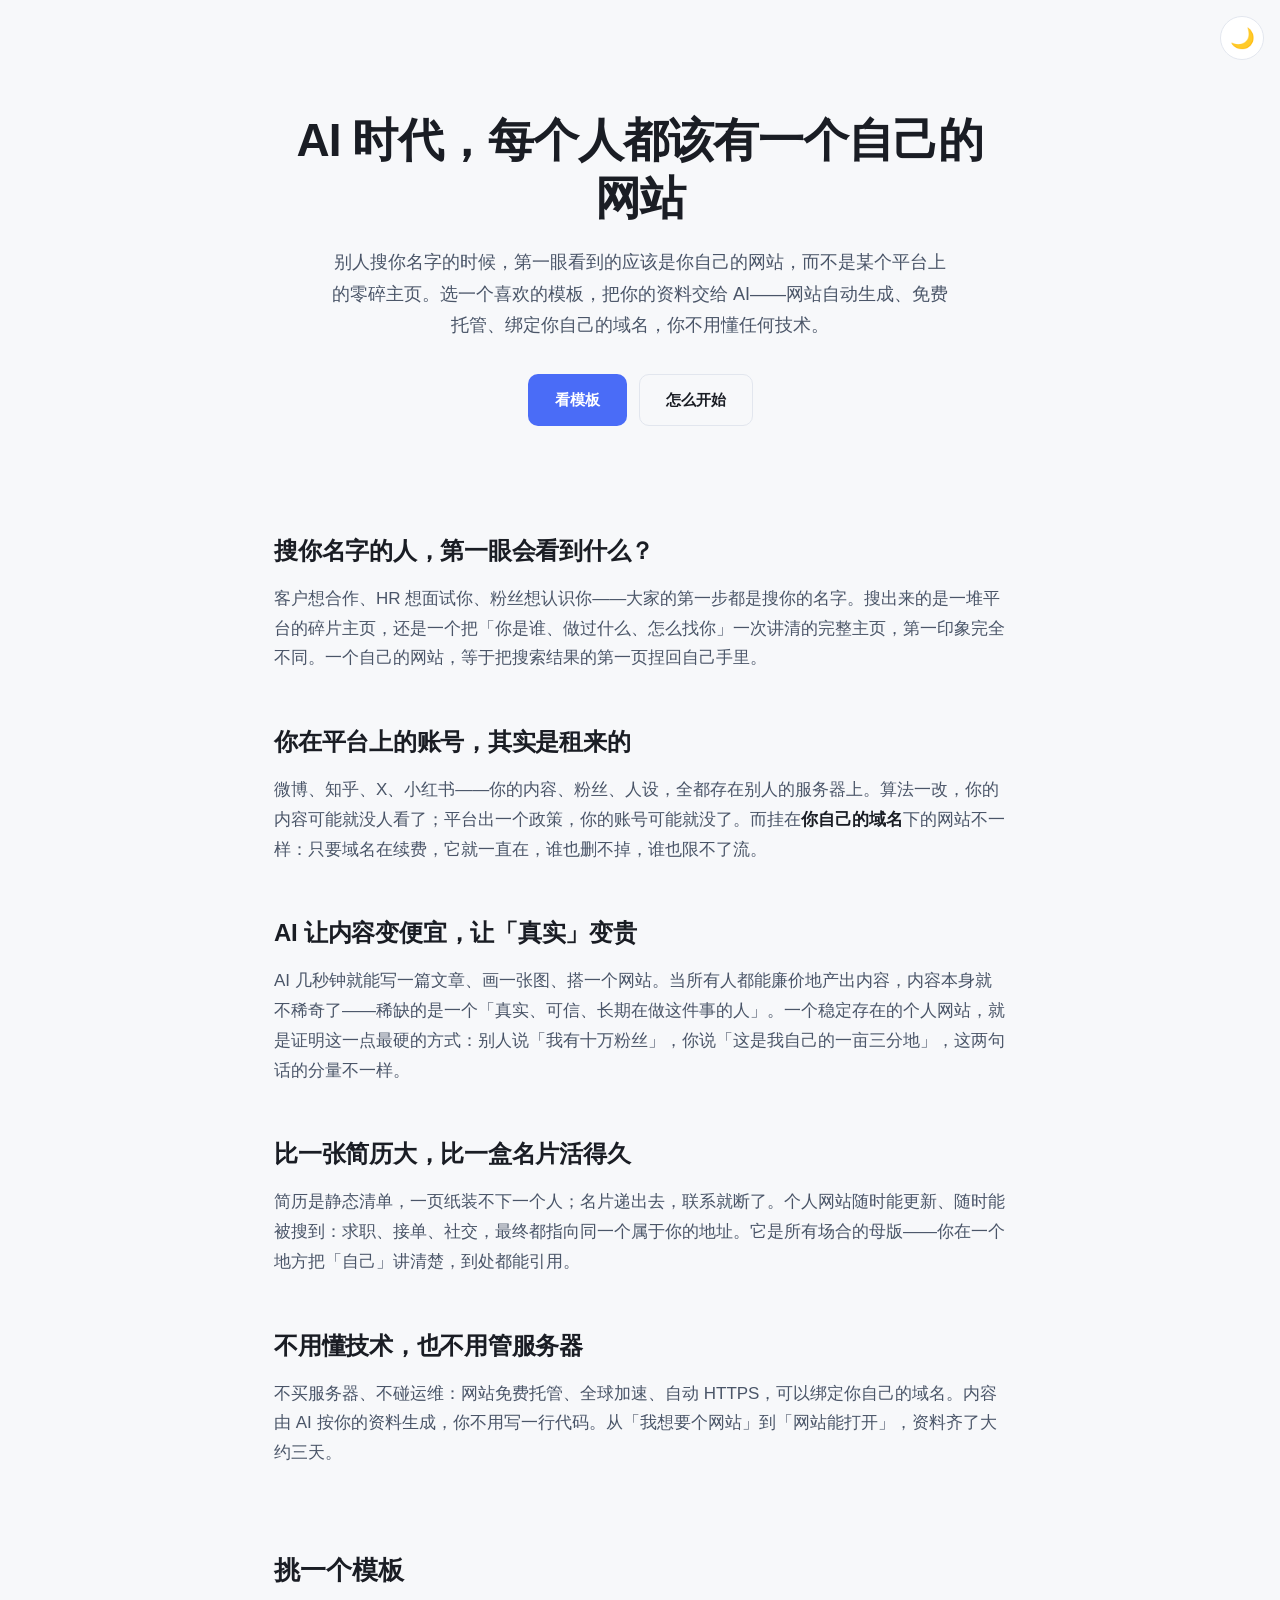
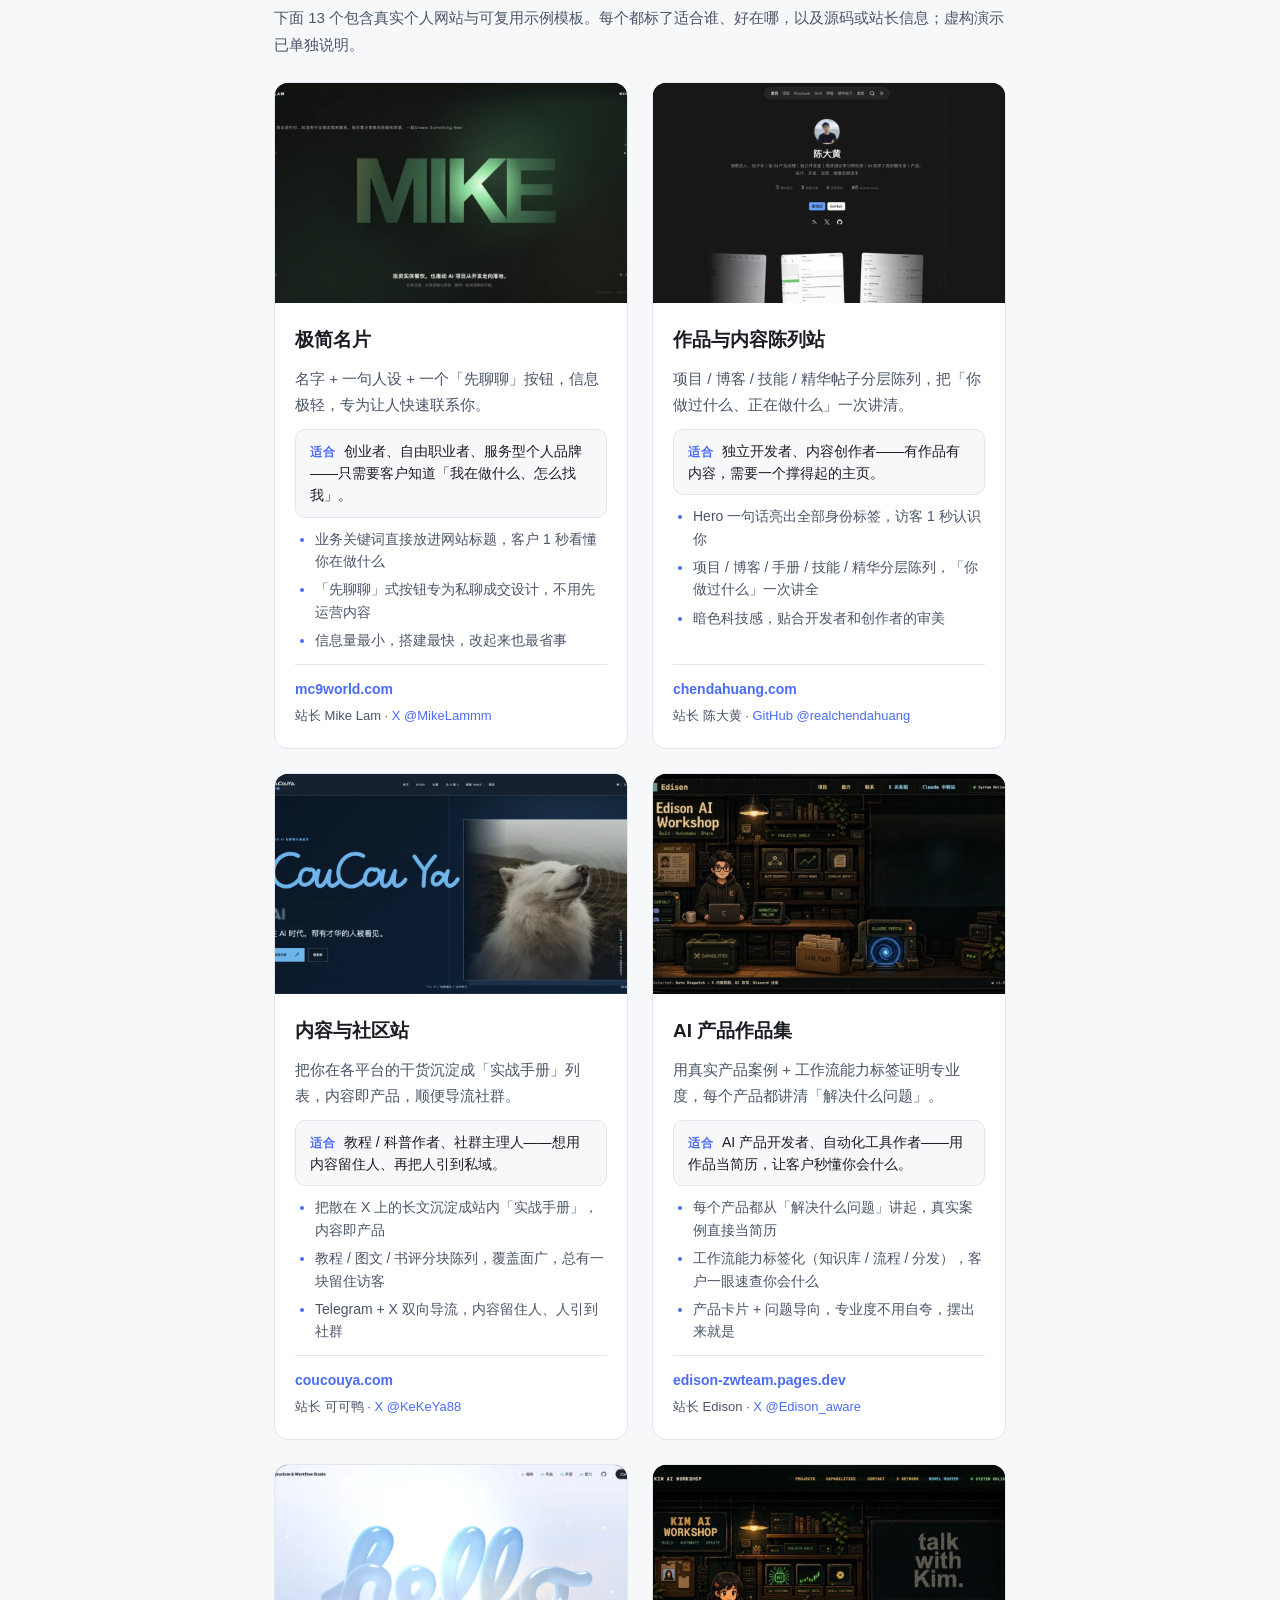
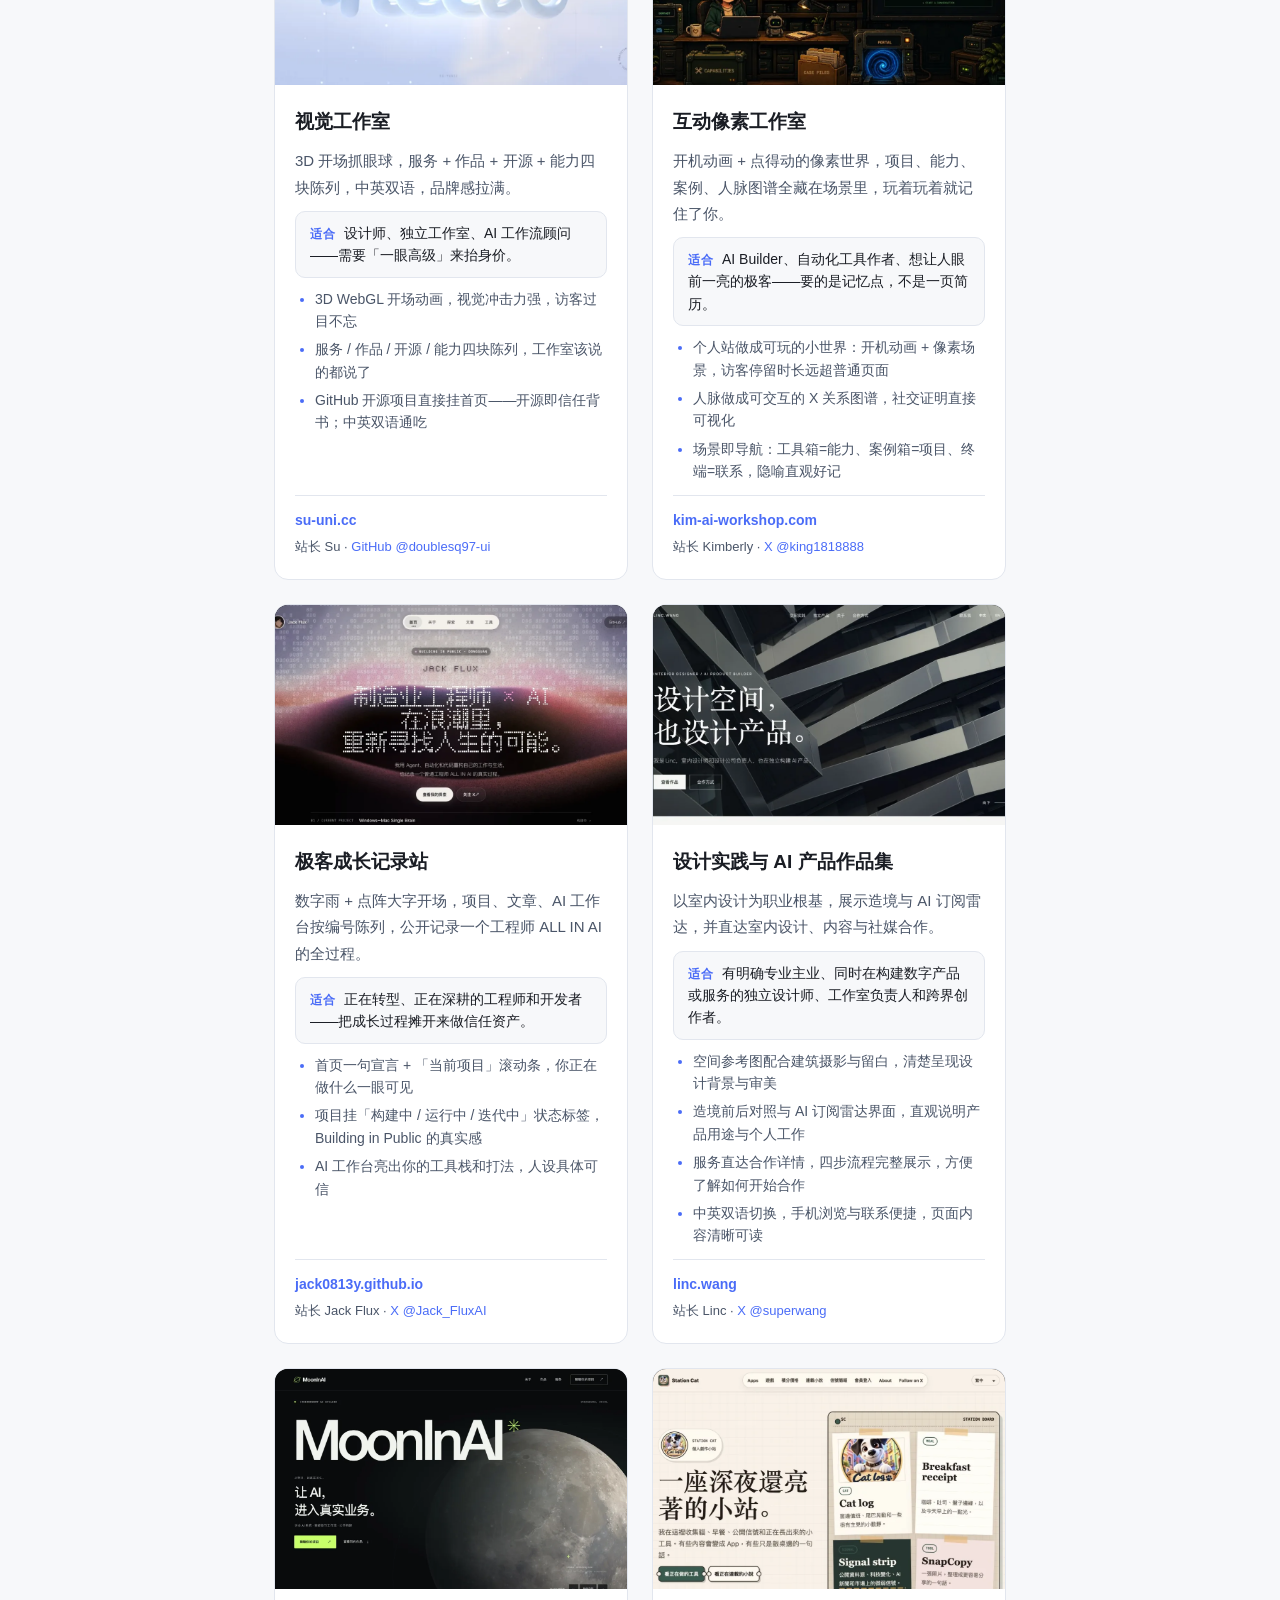
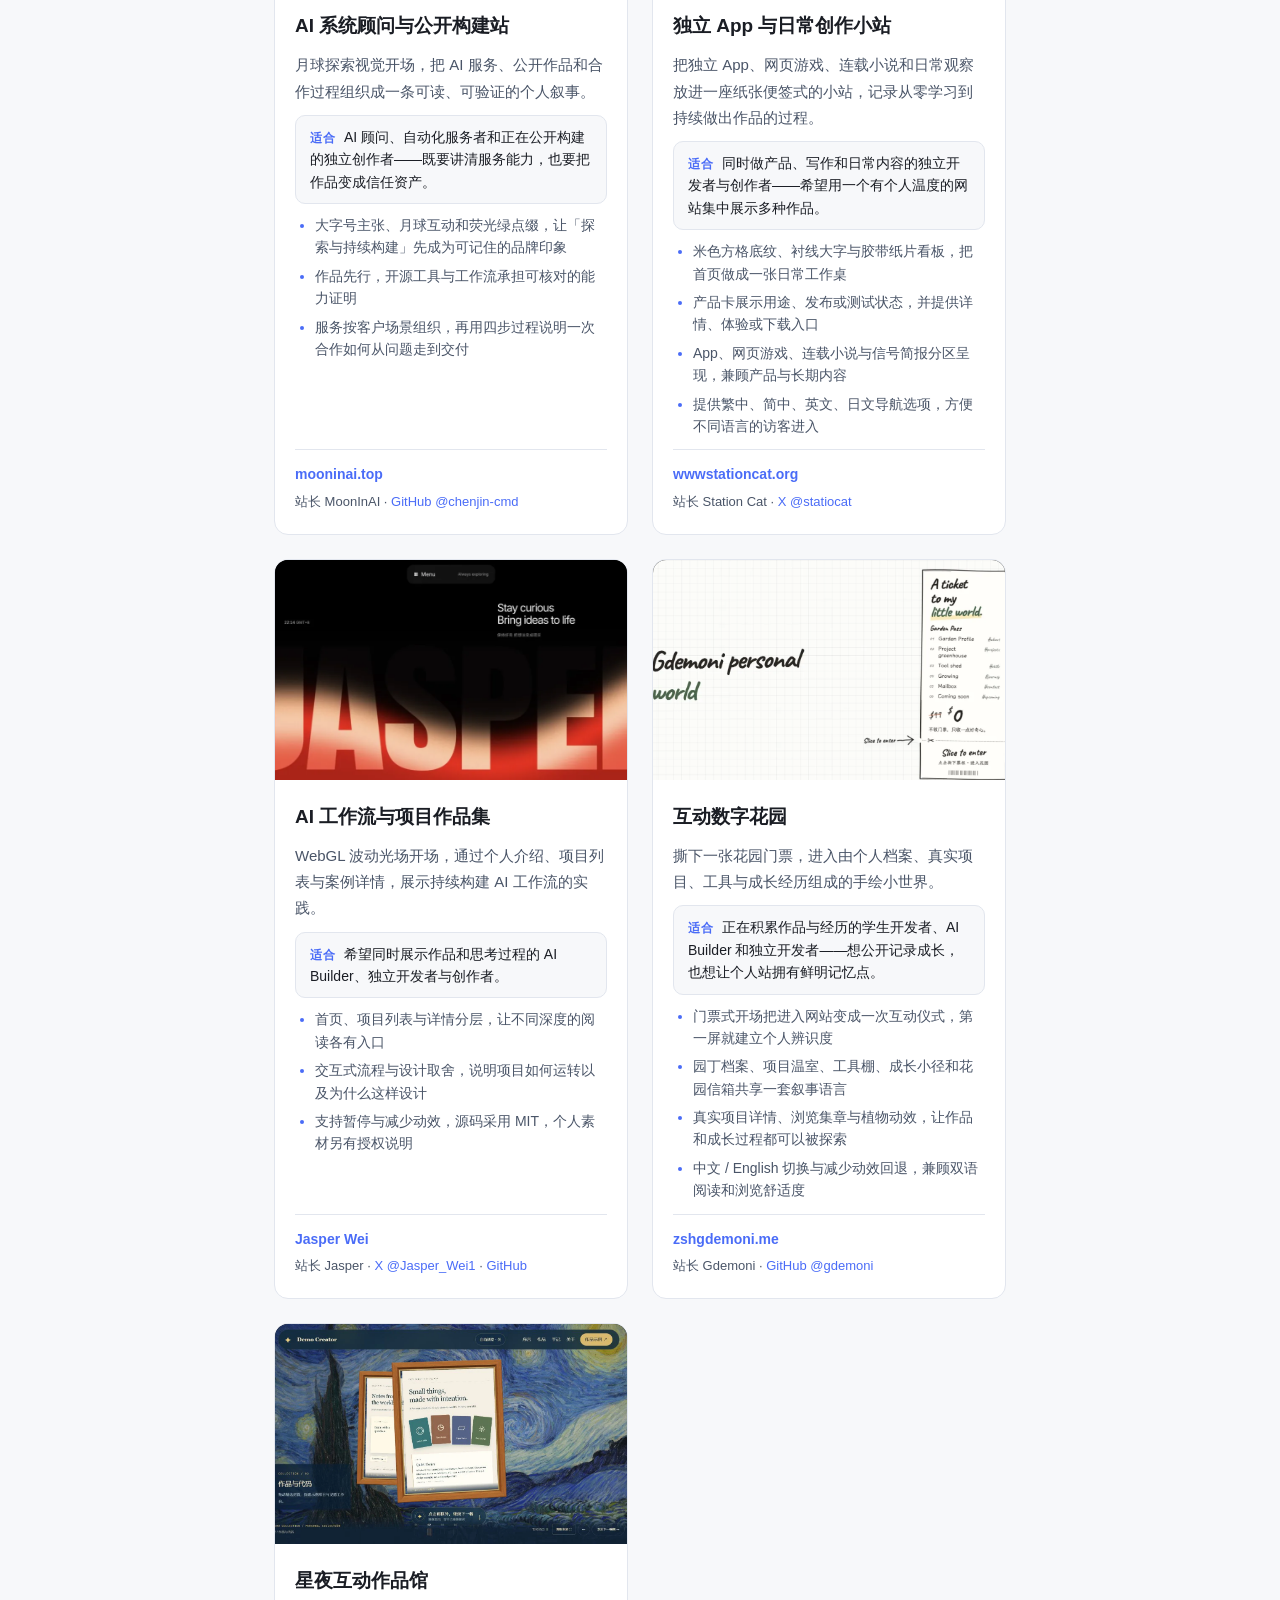
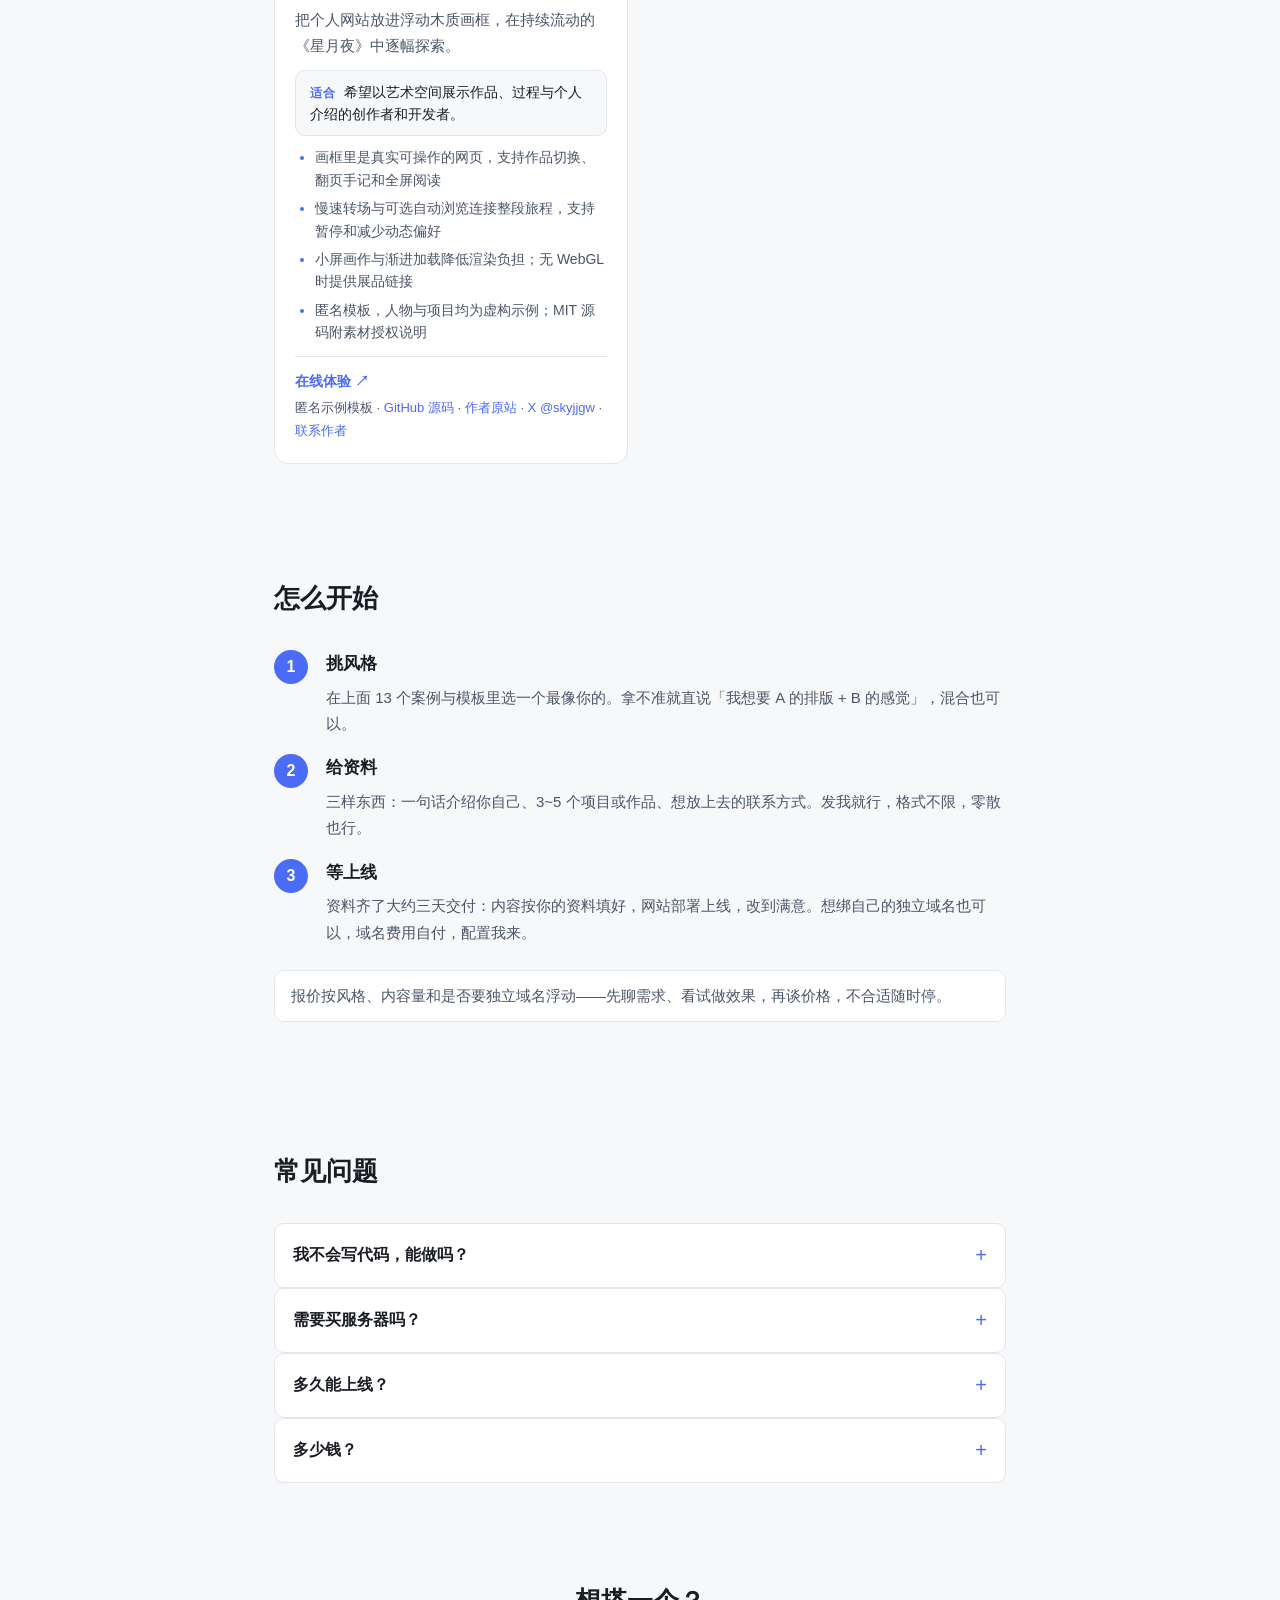
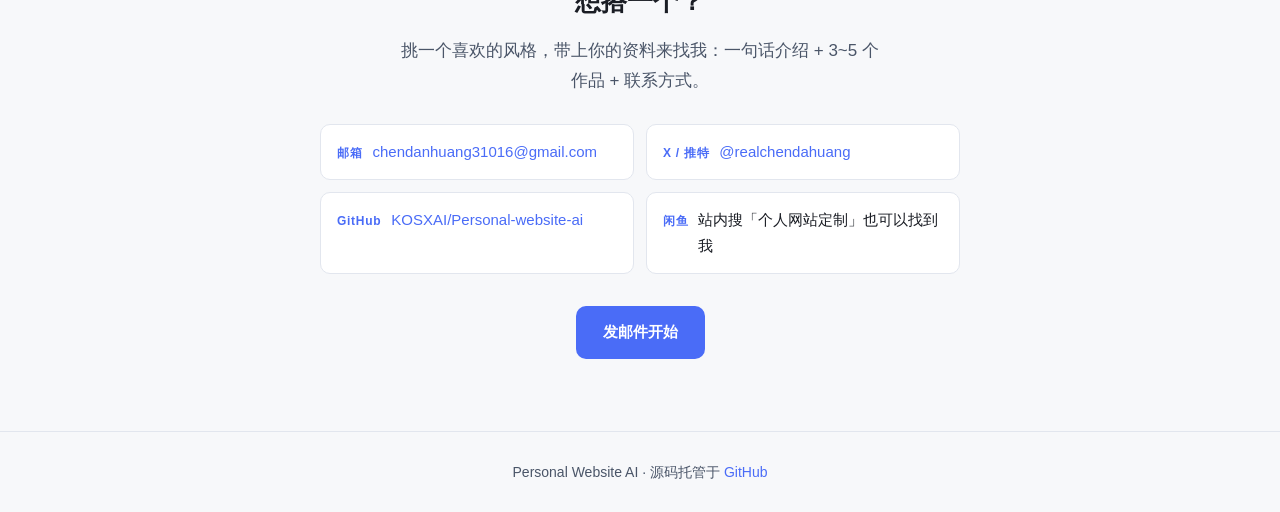
<file: site/index.html>
<!DOCTYPE html>
<html lang="zh-CN">
<head>
  <meta charset="UTF-8">
  <meta name="viewport" content="width=device-width, initial-scale=1.0">
  <title>Personal Website AI · 属于你自己的个人网站</title>
  <meta name="description" content="AI 时代，每个人都该有一个自己的网站。13 个在线案例与模板任选，把你的资料交给 AI，三天上线，绑定你自己的域名——不用懂任何技术。">
  <link rel="canonical" href="https://personal-website-ai.chendahuang.com/">
  <link rel="icon" href="favicon.svg" type="image/svg+xml">
  <link rel="icon" href="favicon.ico" sizes="any">
  <link rel="apple-touch-icon" href="apple-touch-icon.png">
  <meta name="theme-color" content="#0d0f14" media="(prefers-color-scheme: dark)">
  <meta name="theme-color" content="#f7f8fa" media="(prefers-color-scheme: light)">

  <meta property="og:type" content="website">
  <meta property="og:site_name" content="Personal Website AI">
  <meta property="og:title" content="AI 时代，每个人都该有一个自己的网站">
  <meta property="og:description" content="13 个在线案例与模板任选，资料齐了三天交付，免费托管、可绑定你自己的域名。">
  <meta property="og:image" content="https://personal-website-ai.chendahuang.com/og.png">
  <meta property="og:image:width" content="1200">
  <meta property="og:image:height" content="630">
  <meta property="og:url" content="https://personal-website-ai.chendahuang.com/">
  <meta property="og:locale" content="zh_CN">
  <meta name="twitter:card" content="summary_large_image">
  <meta name="twitter:title" content="AI 时代，每个人都该有一个自己的网站">
  <meta name="twitter:description" content="13 个在线案例与模板任选，资料齐了三天交付，免费托管、可绑定你自己的域名。">
  <meta name="twitter:image" content="https://personal-website-ai.chendahuang.com/og.png">

  <script type="application/ld+json">
  {
    "@context": "https://schema.org",
    "@type": "Service",
    "name": "Personal Website AI",
    "description": "AI 辅助的个人官网定制：选模板、交资料、三天交付，免费托管并可绑定独立域名。",
    "url": "https://personal-website-ai.chendahuang.com/",
    "areaServed": "CN",
    "serviceType": "个人网站搭建",
    "offers": {
      "@type": "Offer",
      "availability": "https://schema.org/InStock",
      "priceCurrency": "CNY",
      "url": "https://personal-website-ai.chendahuang.com/"
    }
  }
  </script>

  <script>
    (function () {
      var saved = localStorage.getItem('theme');
      var dark = saved ? saved === 'dark' : window.matchMedia('(prefers-color-scheme: dark)').matches;
      document.documentElement.setAttribute('data-theme', dark ? 'dark' : 'light');
    })();
  </script>
  <link rel="stylesheet" href="style.css?v=2">
</head>
<body>
  <button class="theme-toggle" id="themeToggle" aria-label="切换深色与浅色模式">🌙</button>

  <header class="hero">
    <div class="wrap">
      <h1>AI 时代，每个人都该有一个自己的网站</h1>
      <p>别人搜你名字的时候，第一眼看到的应该是你自己的网站，而不是某个平台上的零碎主页。选一个喜欢的模板，把你的资料交给 AI——网站自动生成、免费托管、绑定你自己的域名，你不用懂任何技术。</p>
      <div class="cta">
        <a class="btn btn-primary" href="#templates">看模板</a>
        <a class="btn btn-ghost" href="#start">怎么开始</a>
      </div>
    </div>
  </header>

  <main class="wrap">
    <section id="why" class="prose">
      <h2>搜你名字的人，第一眼会看到什么？</h2>
      <p>客户想合作、HR 想面试你、粉丝想认识你——大家的第一步都是搜你的名字。搜出来的是一堆平台的碎片主页，还是一个把「你是谁、做过什么、怎么找你」一次讲清的完整主页，第一印象完全不同。一个自己的网站，等于把搜索结果的第一页捏回自己手里。</p>

      <h2>你在平台上的账号，其实是租来的</h2>
      <p>微博、知乎、X、小红书——你的内容、粉丝、人设，全都存在别人的服务器上。算法一改，你的内容可能就没人看了；平台出一个政策，你的账号可能就没了。而挂在<strong>你自己的域名</strong>下的网站不一样：只要域名在续费，它就一直在，谁也删不掉，谁也限不了流。</p>

      <h2>AI 让内容变便宜，让「真实」变贵</h2>
      <p>AI 几秒钟就能写一篇文章、画一张图、搭一个网站。当所有人都能廉价地产出内容，内容本身就不稀奇了——稀缺的是一个「真实、可信、长期在做这件事的人」。一个稳定存在的个人网站，就是证明这一点最硬的方式：别人说「我有十万粉丝」，你说「这是我自己的一亩三分地」，这两句话的分量不一样。</p>

      <h2>比一张简历大，比一盒名片活得久</h2>
      <p>简历是静态清单，一页纸装不下一个人；名片递出去，联系就断了。个人网站随时能更新、随时能被搜到：求职、接单、社交，最终都指向同一个属于你的地址。它是所有场合的母版——你在一个地方把「自己」讲清楚，到处都能引用。</p>

      <h2>不用懂技术，也不用管服务器</h2>
      <p>不买服务器、不碰运维：网站免费托管、全球加速、自动 HTTPS，可以绑定你自己的域名。内容由 AI 按你的资料生成，你不用写一行代码。从「我想要个网站」到「网站能打开」，资料齐了大约三天。</p>
    </section>

    <section id="templates" class="section">
      <h2>挑一个模板</h2>
      <p class="section-sub">下面 13 个包含真实个人网站与可复用示例模板。每个都标了适合谁、好在哪，以及源码或站长信息；虚构演示已单独说明。</p>
      <div class="grid">
        <article class="card">
          <img src="assets/mc9world.com-home.webp" alt="极简名片风格预览：mc9world.com" loading="lazy" width="1100" height="583">
          <div class="card-body">
            <h3>极简名片</h3>
            <p class="card-desc">名字 + 一句人设 + 一个「先聊聊」按钮，信息极轻，专为让人快速联系你。</p>
            <p class="card-fit"><span class="fit-label">适合</span>创业者、自由职业者、服务型个人品牌——只需要客户知道「我在做什么、怎么找我」。</p>
            <ul class="card-points">
              <li>业务关键词直接放进网站标题，客户 1 秒看懂你在做什么</li>
              <li>「先聊聊」式按钮专为私聊成交设计，不用先运营内容</li>
              <li>信息量最小，搭建最快，改起来也最省事</li>
            </ul>
            <div class="card-links">
              <a class="site-link" href="https://mc9world.com" target="_blank" rel="noopener">mc9world.com</a>
              <span class="owner">站长 Mike Lam · <a href="https://x.com/MikeLammm" target="_blank" rel="noopener">X @MikeLammm</a></span>
            </div>
          </div>
        </article>

        <article class="card">
          <img src="assets/chendahuang.com-home.webp" alt="作品与内容陈列站预览：chendahuang.com" loading="lazy" width="1100" height="625">
          <div class="card-body">
            <h3>作品与内容陈列站</h3>
            <p class="card-desc">项目 / 博客 / 技能 / 精华帖子分层陈列，把「你做过什么、正在做什么」一次讲清。</p>
            <p class="card-fit"><span class="fit-label">适合</span>独立开发者、内容创作者——有作品有内容，需要一个撑得起的主页。</p>
            <ul class="card-points">
              <li>Hero 一句话亮出全部身份标签，访客 1 秒认识你</li>
              <li>项目 / 博客 / 手册 / 技能 / 精华分层陈列，「你做过什么」一次讲全</li>
              <li>暗色科技感，贴合开发者和创作者的审美</li>
            </ul>
            <div class="card-links">
              <a class="site-link" href="https://chendahuang.com" target="_blank" rel="noopener">chendahuang.com</a>
              <span class="owner">站长 陈大黄 · <a href="https://github.com/realchendahuang" target="_blank" rel="noopener">GitHub @realchendahuang</a></span>
            </div>
          </div>
        </article>

        <article class="card">
          <img src="assets/coucouya.com-home.webp" alt="内容与社区站预览：coucouya.com" loading="lazy" width="1100" height="583">
          <div class="card-body">
            <h3>内容与社区站</h3>
            <p class="card-desc">把你在各平台的干货沉淀成「实战手册」列表，内容即产品，顺便导流社群。</p>
            <p class="card-fit"><span class="fit-label">适合</span>教程 / 科普作者、社群主理人——想用内容留住人、再把人引到私域。</p>
            <ul class="card-points">
              <li>把散在 X 上的长文沉淀成站内「实战手册」，内容即产品</li>
              <li>教程 / 图文 / 书评分块陈列，覆盖面广，总有一块留住访客</li>
              <li>Telegram + X 双向导流，内容留住人、人引到社群</li>
            </ul>
            <div class="card-links">
              <a class="site-link" href="https://coucouya.com" target="_blank" rel="noopener">coucouya.com</a>
              <span class="owner">站长 可可鸭 · <a href="https://x.com/KeKeYa88" target="_blank" rel="noopener">X @KeKeYa88</a></span>
            </div>
          </div>
        </article>

        <article class="card">
          <img src="assets/edison-zwteam.pages.dev-home.webp" alt="AI 产品作品集预览：edison-zwteam.pages.dev" loading="lazy" width="1100" height="583">
          <div class="card-body">
            <h3>AI 产品作品集</h3>
            <p class="card-desc">用真实产品案例 + 工作流能力标签证明专业度，每个产品都讲清「解决什么问题」。</p>
            <p class="card-fit"><span class="fit-label">适合</span>AI 产品开发者、自动化工具作者——用作品当简历，让客户秒懂你会什么。</p>
            <ul class="card-points">
              <li>每个产品都从「解决什么问题」讲起，真实案例直接当简历</li>
              <li>工作流能力标签化（知识库 / 流程 / 分发），客户一眼速查你会什么</li>
              <li>产品卡片 + 问题导向，专业度不用自夸，摆出来就是</li>
            </ul>
            <div class="card-links">
              <a class="site-link" href="https://edison-zwteam.pages.dev" target="_blank" rel="noopener">edison-zwteam.pages.dev</a>
              <span class="owner">站长 Edison · <a href="https://x.com/Edison_aware" target="_blank" rel="noopener">X @Edison_aware</a></span>
            </div>
          </div>
        </article>

        <article class="card">
          <img src="assets/su-uni.cc-home.webp" alt="视觉工作室预览：su-uni.cc" loading="lazy" width="1100" height="583">
          <div class="card-body">
            <h3>视觉工作室</h3>
            <p class="card-desc">3D 开场抓眼球，服务 + 作品 + 开源 + 能力四块陈列，中英双语，品牌感拉满。</p>
            <p class="card-fit"><span class="fit-label">适合</span>设计师、独立工作室、AI 工作流顾问——需要「一眼高级」来抬身价。</p>
            <ul class="card-points">
              <li>3D WebGL 开场动画，视觉冲击力强，访客过目不忘</li>
              <li>服务 / 作品 / 开源 / 能力四块陈列，工作室该说的都说了</li>
              <li>GitHub 开源项目直接挂首页——开源即信任背书；中英双语通吃</li>
            </ul>
            <div class="card-links">
              <a class="site-link" href="https://su-uni.cc" target="_blank" rel="noopener">su-uni.cc</a>
              <span class="owner">站长 Su · <a href="https://github.com/doublesq97-ui" target="_blank" rel="noopener">GitHub @doublesq97-ui</a></span>
            </div>
          </div>
        </article>

        <article class="card">
          <img src="assets/kim-ai-workshop.com-home.webp" alt="互动像素工作室预览：kim-ai-workshop.com" loading="lazy" width="1100" height="625">
          <div class="card-body">
            <h3>互动像素工作室</h3>
            <p class="card-desc">开机动画 + 点得动的像素世界，项目、能力、案例、人脉图谱全藏在场景里，玩着玩着就记住了你。</p>
            <p class="card-fit"><span class="fit-label">适合</span>AI Builder、自动化工具作者、想让人眼前一亮的极客——要的是记忆点，不是一页简历。</p>
            <ul class="card-points">
              <li>个人站做成可玩的小世界：开机动画 + 像素场景，访客停留时长远超普通页面</li>
              <li>人脉做成可交互的 X 关系图谱，社交证明直接可视化</li>
              <li>场景即导航：工具箱=能力、案例箱=项目、终端=联系，隐喻直观好记</li>
            </ul>
            <div class="card-links">
              <a class="site-link" href="https://kim-ai-workshop.com" target="_blank" rel="noopener">kim-ai-workshop.com</a>
              <span class="owner">站长 Kimberly · <a href="https://x.com/king1818888" target="_blank" rel="noopener">X @king1818888</a></span>
            </div>
          </div>
        </article>

        <article class="card">
          <img src="assets/jack0813y.github.io-home.webp" alt="极客成长记录站预览：jack0813y.github.io" loading="lazy" width="1100" height="619">
          <div class="card-body">
            <h3>极客成长记录站</h3>
            <p class="card-desc">数字雨 + 点阵大字开场，项目、文章、AI 工作台按编号陈列，公开记录一个工程师 ALL IN AI 的全过程。</p>
            <p class="card-fit"><span class="fit-label">适合</span>正在转型、正在深耕的工程师和开发者——把成长过程摊开来做信任资产。</p>
            <ul class="card-points">
              <li>首页一句宣言 + 「当前项目」滚动条，你正在做什么一眼可见</li>
              <li>项目挂「构建中 / 运行中 / 迭代中」状态标签，Building in Public 的真实感</li>
              <li>AI 工作台亮出你的工具栈和打法，人设具体可信</li>
            </ul>
            <div class="card-links">
              <a class="site-link" href="https://jack0813y.github.io" target="_blank" rel="noopener">jack0813y.github.io</a>
              <span class="owner">站长 Jack Flux · <a href="https://x.com/Jack_FluxAI" target="_blank" rel="noopener">X @Jack_FluxAI</a></span>
            </div>
          </div>
        </article>

        <article class="card">
          <img src="assets/linc.wang-home.webp" alt="设计实践与 AI 产品作品集预览：linc.wang" loading="lazy" width="1100" height="619">
          <div class="card-body">
            <h3>设计实践与 AI 产品作品集</h3>
            <p class="card-desc">以室内设计为职业根基，展示造境与 AI 订阅雷达，并直达室内设计、内容与社媒合作。</p>
            <p class="card-fit"><span class="fit-label">适合</span>有明确专业主业、同时在构建数字产品或服务的独立设计师、工作室负责人和跨界创作者。</p>
            <ul class="card-points">
              <li>空间参考图配合建筑摄影与留白，清楚呈现设计背景与审美</li>
              <li>造境前后对照与 AI 订阅雷达界面，直观说明产品用途与个人工作</li>
              <li>服务直达合作详情，四步流程完整展示，方便了解如何开始合作</li>
              <li>中英双语切换，手机浏览与联系便捷，页面内容清晰可读</li>
            </ul>
            <div class="card-links">
              <a class="site-link" href="https://linc.wang" target="_blank" rel="noopener">linc.wang</a>
              <span class="owner">站长 Linc · <a href="https://x.com/superwang" target="_blank" rel="noopener">X @superwang</a></span>
            </div>
          </div>
        </article>
        <article class="card">
          <img src="assets/mooninai.top-home.webp" alt="AI 系统顾问与公开构建站预览：mooninai.top" loading="lazy" width="1100" height="764">
          <div class="card-body">
            <h3>AI 系统顾问与公开构建站</h3>
            <p class="card-desc">月球探索视觉开场，把 AI 服务、公开作品和合作过程组织成一条可读、可验证的个人叙事。</p>
            <p class="card-fit"><span class="fit-label">适合</span>AI 顾问、自动化服务者和正在公开构建的独立创作者——既要讲清服务能力，也要把作品变成信任资产。</p>
            <ul class="card-points">
              <li>大字号主张、月球互动和荧光绿点缀，让「探索与持续构建」先成为可记住的品牌印象</li>
              <li>作品先行，开源工具与工作流承担可核对的能力证明</li>
              <li>服务按客户场景组织，再用四步过程说明一次合作如何从问题走到交付</li>
            </ul>
            <div class="card-links">
              <a class="site-link" href="https://mooninai.top/" target="_blank" rel="noopener">mooninai.top</a>
              <span class="owner">站长 MoonInAI · <a href="https://github.com/chenjin-cmd" target="_blank" rel="noopener">GitHub @chenjin-cmd</a></span>
            </div>
          </div>
        </article>
        <article class="card">
          <img src="assets/wwwstationcat.org-home.webp" alt="独立 App 与日常创作小站预览：wwwstationcat.org" loading="lazy" width="1100" height="619">
          <div class="card-body">
            <h3>独立 App 与日常创作小站</h3>
            <p class="card-desc">把独立 App、网页游戏、连载小说和日常观察放进一座纸张便签式的小站，记录从零学习到持续做出作品的过程。</p>
            <p class="card-fit"><span class="fit-label">适合</span>同时做产品、写作和日常内容的独立开发者与创作者——希望用一个有个人温度的网站集中展示多种作品。</p>
            <ul class="card-points">
              <li>米色方格底纹、衬线大字与胶带纸片看板，把首页做成一张日常工作桌</li>
              <li>产品卡展示用途、发布或测试状态，并提供详情、体验或下载入口</li>
              <li>App、网页游戏、连载小说与信号简报分区呈现，兼顾产品与长期内容</li>
              <li>提供繁中、简中、英文、日文导航选项，方便不同语言的访客进入</li>
            </ul>
            <div class="card-links">
              <a class="site-link" href="https://wwwstationcat.org/" target="_blank" rel="noopener">wwwstationcat.org</a>
              <span class="owner">站长 Station Cat · <a href="https://x.com/statiocat" target="_blank" rel="noopener">X @statiocat</a></span>
            </div>
          </div>
        </article>
        <article class="card">
          <img src="assets/jasper-wei-home.webp" alt="AI 工作流与项目作品集预览：jasper-wei" loading="lazy" width="1100" height="523">
          <div class="card-body">
            <h3>AI 工作流与项目作品集</h3>
            <p class="card-desc">WebGL 波动光场开场，通过个人介绍、项目列表与案例详情，展示持续构建 AI 工作流的实践。</p>
            <p class="card-fit"><span class="fit-label">适合</span>希望同时展示作品和思考过程的 AI Builder、独立开发者与创作者。</p>
            <ul class="card-points">
              <li>首页、项目列表与详情分层，让不同深度的阅读各有入口</li>
              <li>交互式流程与设计取舍，说明项目如何运转以及为什么这样设计</li>
              <li>支持暂停与减少动效，源码采用 MIT，个人素材另有授权说明</li>
            </ul>
            <div class="card-links">
              <a class="site-link" href="https://jasper-wei.vast-beech-4429.chatgpt.site/" target="_blank" rel="noopener">Jasper Wei</a>
              <span class="owner">站长 Jasper · <a href="https://x.com/Jasper_Wei1" target="_blank" rel="noopener">X @Jasper_Wei1</a> · <a href="https://github.com/Jasper-Wei1/websites" target="_blank" rel="noopener">GitHub</a></span>
            </div>
          </div>
        </article>
        <article class="card">
          <img src="assets/zshgdemoni.me-home.webp" alt="互动数字花园预览：zshgdemoni.me" loading="lazy" width="1100" height="619">
          <div class="card-body">
            <h3>互动数字花园</h3>
            <p class="card-desc">撕下一张花园门票，进入由个人档案、真实项目、工具与成长经历组成的手绘小世界。</p>
            <p class="card-fit"><span class="fit-label">适合</span>正在积累作品与经历的学生开发者、AI Builder 和独立开发者——想公开记录成长，也想让个人站拥有鲜明记忆点。</p>
            <ul class="card-points">
              <li>门票式开场把进入网站变成一次互动仪式，第一屏就建立个人辨识度</li>
              <li>园丁档案、项目温室、工具棚、成长小径和花园信箱共享一套叙事语言</li>
              <li>真实项目详情、浏览集章与植物动效，让作品和成长过程都可以被探索</li>
              <li>中文 / English 切换与减少动效回退，兼顾双语阅读和浏览舒适度</li>
            </ul>
            <div class="card-links">
              <a class="site-link" href="https://zshgdemoni.me" target="_blank" rel="noopener">zshgdemoni.me</a>
              <span class="owner">站长 Gdemoni · <a href="https://github.com/gdemoni" target="_blank" rel="noopener">GitHub @gdemoni</a></span>
            </div>
          </div>
        </article>
        <article class="card">
          <img src="assets/starry-museum-home.webp" alt="星夜互动作品馆匿名模板预览" loading="lazy" width="1265" height="712">
          <div class="card-body">
            <h3>星夜互动作品馆</h3>
            <p class="card-desc">把个人网站放进浮动木质画框，在持续流动的《星月夜》中逐幅探索。</p>
            <p class="card-fit"><span class="fit-label">适合</span>希望以艺术空间展示作品、过程与个人介绍的创作者和开发者。</p>
            <ul class="card-points">
              <li>画框里是真实可操作的网页，支持作品切换、翻页手记和全屏阅读</li>
              <li>慢速转场与可选自动浏览连接整段旅程，支持暂停和减少动态偏好</li>
              <li>小屏画作与渐进加载降低渲染负担；无 WebGL 时提供展品链接</li>
              <li>匿名模板，人物与项目均为虚构示例；MIT 源码附素材授权说明</li>
            </ul>
            <div class="card-links">
              <a class="site-link" href="https://skyjjgw.github.io/starry-museum-portfolio/" target="_blank" rel="noopener">在线体验 ↗</a>
              <span class="owner">匿名示例模板 · <a href="https://github.com/skyjjgw/starry-museum-portfolio" target="_blank" rel="noopener">GitHub 源码</a> · <a href="https://skyjjgw.com" target="_blank" rel="noopener">作者原站</a> · <a href="https://x.com/skyjjgw" target="_blank" rel="noopener">X @skyjjgw</a> · <a href="mailto:skyjjgw@gmail.com">联系作者</a></span>
            </div>
          </div>
        </article>
      </div>
    </section>

    <section id="start" class="section">
      <h2>怎么开始</h2>
      <ol class="steps">
        <li>
          <strong>挑风格</strong>
          <p>在上面 13 个案例与模板里选一个最像你的。拿不准就直说「我想要 A 的排版 + B 的感觉」，混合也可以。</p>
        </li>
        <li>
          <strong>给资料</strong>
          <p>三样东西：一句话介绍你自己、3~5 个项目或作品、想放上去的联系方式。发我就行，格式不限，零散也行。</p>
        </li>
        <li>
          <strong>等上线</strong>
          <p>资料齐了大约三天交付：内容按你的资料填好，网站部署上线，改到满意。想绑自己的独立域名也可以，域名费用自付，配置我来。</p>
        </li>
      </ol>
      <p class="steps-note">报价按风格、内容量和是否要独立域名浮动——先聊需求、看试做效果，再谈价格，不合适随时停。</p>
    </section>

    <section id="faq" class="section">
      <h2>常见问题</h2>
      <details>
        <summary>我不会写代码，能做吗？</summary>
        <p>能。你只需要提供资料，建站、部署、域名配置全部由我完成。上线之后想改内容，把新的发我就行。</p>
      </details>
      <details>
        <summary>需要买服务器吗？</summary>
        <p>不需要。网站免费托管在 Cloudflare Pages：全球加速、自动 HTTPS，不花一分钱托管费。想绑定自己的域名（比如 yourname.com）也可以，域名费用自付，配置我来。</p>
      </details>
      <details>
        <summary>多久能上线？</summary>
        <p>资料齐了大约三天交付，改到满意为止。加急可以聊。</p>
      </details>
      <details>
        <summary>多少钱？</summary>
        <p>按你选的风格、内容量和是否绑定独立域名浮动，先聊需求再报价，先看试做效果再谈价格。</p>
      </details>
    </section>

    <section class="closing">
      <h2>想搭一个？</h2>
      <p>挑一个喜欢的风格，带上你的资料来找我：一句话介绍 + 3~5 个作品 + 联系方式。</p>
      <div class="contact-grid">
        <div class="contact-item">
          <span class="contact-label">邮箱</span>
          <a href="mailto:chendanhuang31016@gmail.com">chendanhuang31016@gmail.com</a>
        </div>
        <div class="contact-item">
          <span class="contact-label">X / 推特</span>
          <a href="https://x.com/realchendahuang" target="_blank" rel="noopener">@realchendahuang</a>
        </div>
        <div class="contact-item">
          <span class="contact-label">GitHub</span>
          <a href="https://github.com/KOSXAI/Personal-website-ai" target="_blank" rel="noopener">KOSXAI/Personal-website-ai</a>
        </div>
        <div class="contact-item">
          <span class="contact-label">闲鱼</span>
          <span class="contact-plain">站内搜「个人网站定制」也可以找到我</span>
        </div>
      </div>
      <a class="btn btn-primary" href="mailto:chendanhuang31016@gmail.com?subject=%E6%88%91%E6%83%B3%E6%90%AD%E4%B8%AA%E4%B8%AA%E4%BA%BA%E7%BD%91%E7%AB%99&body=%E5%96%9C%E6%AC%A2%E7%9A%84%E9%A3%8E%E6%A0%BC%EF%BC%9A%0A%E4%B8%80%E5%8F%A5%E8%AF%9D%E4%BB%8B%E7%BB%8D%EF%BC%9A%0A3~5%20%E4%B8%AA%E4%BD%9C%E5%93%81%EF%BC%9A%0A%E8%81%94%E7%B3%BB%E6%96%B9%E5%BC%8F%EF%BC%9A">发邮件开始</a>
    </section>
  </main>

  <footer>
    <div class="wrap">
      <p>Personal Website AI · 源码托管于 <a href="https://github.com/KOSXAI/Personal-website-ai" target="_blank" rel="noopener">GitHub</a></p>
    </div>
  </footer>

  <script>
    var toggle = document.getElementById('themeToggle');
    function syncIcon() {
      var dark = document.documentElement.getAttribute('data-theme') === 'dark';
      toggle.textContent = dark ? '☀️' : '🌙';
    }
    toggle.addEventListener('click', function () {
      var dark = document.documentElement.getAttribute('data-theme') === 'dark';
      var next = dark ? 'light' : 'dark';
      document.documentElement.setAttribute('data-theme', next);
      localStorage.setItem('theme', next);
      syncIcon();
    });
    syncIcon();
  </script>
</body>
</html>
</file>
<file: site/style.css>
:root {
  --bg: #f7f8fa;
  --bg-soft: #ffffff;
  --text: #1a1d24;
  --text-dim: #4a5568;
  --accent: #4a6cf7;
  --accent-hover: #3a5ae0;
  --border: #e2e6ee;
}

html[data-theme="dark"] {
  --bg: #0d0f14;
  --bg-soft: #151923;
  --text: #e8eaf0;
  --text-dim: #9aa3b2;
  --accent: #6c8cff;
  --accent-hover: #5a7bf0;
  --border: #262c3a;
}

* { box-sizing: border-box; }

html { scroll-behavior: smooth; }

body {
  margin: 0;
  font-family: -apple-system, BlinkMacSystemFont, "Segoe UI", "PingFang SC", "Hiragino Sans GB", "Microsoft YaHei", sans-serif;
  background: var(--bg);
  color: var(--text);
  line-height: 1.75;
  -webkit-font-smoothing: antialiased;
  transition: background 0.3s ease, color 0.3s ease;
}

a { color: var(--accent); text-decoration: none; }
a:hover { text-decoration: underline; }

.wrap { max-width: 780px; margin: 0 auto; padding: 0 24px; }

/* 主题切换按钮 */
.theme-toggle {
  position: fixed;
  top: 16px;
  right: 16px;
  z-index: 10;
  width: 44px;
  height: 44px;
  border-radius: 50%;
  border: 1px solid var(--border);
  background: var(--bg-soft);
  font-size: 20px;
  cursor: pointer;
  display: flex;
  align-items: center;
  justify-content: center;
  transition: border-color 0.2s ease, transform 0.15s ease;
}
.theme-toggle:hover { border-color: var(--accent); transform: scale(1.05); }

/* Hero */
.hero {
  padding: 112px 0 72px;
  text-align: center;
}
.hero h1 {
  margin: 0 0 20px;
  font-size: clamp(30px, 5vw, 46px);
  line-height: 1.25;
  letter-spacing: -0.02em;
}
.hero p {
  margin: 0 auto;
  max-width: 620px;
  color: var(--text-dim);
  font-size: 18px;
}
.cta { margin-top: 32px; display: flex; gap: 12px; justify-content: center; flex-wrap: wrap; }
.btn {
  display: inline-block;
  padding: 12px 26px;
  border-radius: 10px;
  font-size: 15px;
  font-weight: 600;
  border: 1px solid transparent;
  transition: transform 0.15s ease, background 0.15s ease, border-color 0.15s ease;
}
.btn:hover { text-decoration: none; transform: translateY(-1px); }
.btn-primary { background: var(--accent); color: #fff; }
.btn-primary:hover { background: var(--accent-hover); }
.btn-ghost { border-color: var(--border); color: var(--text); }
.btn-ghost:hover { border-color: var(--accent); }

/* 正文 */
.prose { padding: 32px 0 8px; }
.prose h2 { margin: 48px 0 12px; font-size: 24px; letter-spacing: -0.01em; }
.prose h2:first-child { margin-top: 0; }
.prose p { margin: 0 0 16px; color: var(--text-dim); font-size: 17px; }
.prose p strong { color: var(--text); }

/* 模板库 */
.section { padding: 56px 0; }
.section h2 { margin: 0 0 28px; font-size: 26px; }
.section-sub { margin: -16px 0 24px; color: var(--text-dim); font-size: 15px; }
.grid {
  display: grid;
  grid-template-columns: repeat(auto-fill, minmax(300px, 1fr));
  gap: 24px;
}
.card {
  background: var(--bg-soft);
  border: 1px solid var(--border);
  border-radius: 14px;
  overflow: hidden;
  display: flex;
  flex-direction: column;
  transition: transform 0.15s ease, border-color 0.15s ease;
}
.card:hover { transform: translateY(-3px); border-color: var(--accent); }
.card img {
  width: 100%;
  height: auto;
  aspect-ratio: 16 / 10;
  object-fit: cover;
  object-position: top;
  display: block;
  background: #000;
}
.card-body { padding: 20px; display: flex; flex-direction: column; gap: 10px; flex: 1; }
.card-body h3 { margin: 0; font-size: 19px; }
.card-desc { margin: 0; color: var(--text-dim); font-size: 15px; }
.card-fit {
  margin: 0;
  font-size: 14px;
  line-height: 1.6;
  color: var(--text);
  background: var(--bg);
  border: 1px solid var(--border);
  border-radius: 10px;
  padding: 10px 14px;
}
.fit-label {
  display: inline-block;
  margin-right: 8px;
  font-size: 12px;
  font-weight: 600;
  color: var(--accent);
  letter-spacing: 0.08em;
}
.card-points {
  margin: 0;
  padding-left: 20px;
  display: flex;
  flex-direction: column;
  gap: 6px;
  flex: 1;
}
.card-points li {
  font-size: 14px;
  line-height: 1.6;
  color: var(--text-dim);
}
.card-points li::marker { color: var(--accent); }
.card-links {
  display: flex;
  flex-direction: column;
  gap: 4px;
  border-top: 1px solid var(--border);
  padding-top: 12px;
  margin-top: 2px;
}
.site-link { font-size: 14px; font-weight: 600; }
.owner { font-size: 13px; color: var(--text-dim); }

/* 怎么开始 */
.steps { list-style: none; margin: 0; padding: 0; display: flex; flex-direction: column; gap: 16px; counter-reset: step; }
.steps li { counter-increment: step; padding-left: 52px; position: relative; }
.steps li::before {
  content: counter(step);
  position: absolute;
  left: 0;
  top: 1px;
  width: 34px;
  height: 34px;
  border-radius: 50%;
  background: var(--accent);
  color: #fff;
  font-weight: 700;
  font-size: 16px;
  display: flex;
  align-items: center;
  justify-content: center;
}
.steps li strong { font-size: 17px; }
.steps li p { margin: 6px 0 0; color: var(--text-dim); font-size: 15px; }
.steps-note { margin-top: 24px; font-size: 15px; color: var(--text-dim); background: var(--bg-soft); border: 1px solid var(--border); border-radius: 10px; padding: 12px 16px; }

/* FAQ */
.faq { display: flex; flex-direction: column; gap: 10px; }
details {
  border: 1px solid var(--border);
  border-radius: 10px;
  background: var(--bg-soft);
  padding: 14px 18px;
}
details summary {
  cursor: pointer;
  font-weight: 600;
  font-size: 16px;
  list-style: none;
  display: flex;
  align-items: center;
  justify-content: space-between;
  gap: 12px;
}
details summary::-webkit-details-marker { display: none; }
details summary::after { content: "+"; font-size: 20px; color: var(--accent); font-weight: 400; flex-shrink: 0; }
details[open] summary::after { content: "–"; }
details p { margin: 10px 0 0; color: var(--text-dim); font-size: 15px; }

/* 结尾 */
.closing { padding: 40px 0 72px; text-align: center; }
.closing h2 { margin: 0 0 12px; font-size: 26px; }
.closing p { margin: 0 auto 28px; max-width: 480px; color: var(--text-dim); font-size: 17px; }

.contact-grid {
  display: grid;
  grid-template-columns: repeat(auto-fit, minmax(240px, 1fr));
  gap: 12px;
  max-width: 640px;
  margin: 0 auto 32px;
  text-align: left;
}
.contact-item {
  display: flex;
  align-items: baseline;
  gap: 10px;
  padding: 14px 16px;
  background: var(--bg-soft);
  border: 1px solid var(--border);
  border-radius: 10px;
  font-size: 15px;
}
.contact-label {
  flex-shrink: 0;
  font-size: 12px;
  font-weight: 600;
  color: var(--accent);
  letter-spacing: 0.06em;
}
.contact-item a, .contact-plain { word-break: break-all; }

/* Footer */
footer {
  border-top: 1px solid var(--border);
  padding: 28px 0;
  text-align: center;
  color: var(--text-dim);
  font-size: 14px;
}
footer p { margin: 0; }

/* 404 */
.notfound { padding: 120px 0 96px; text-align: center; }
.notfound h1 { margin: 0 0 12px; font-size: 64px; letter-spacing: -0.03em; color: var(--accent); }
.notfound p { margin: 0 0 12px; color: var(--text-dim); font-size: 17px; }
.notfound-actions { margin-top: 28px; }

@media (max-width: 640px) {
  .hero { padding: 88px 0 56px; }
  .grid { grid-template-columns: 1fr; }
  .prose p { font-size: 16px; }
}
</file>
